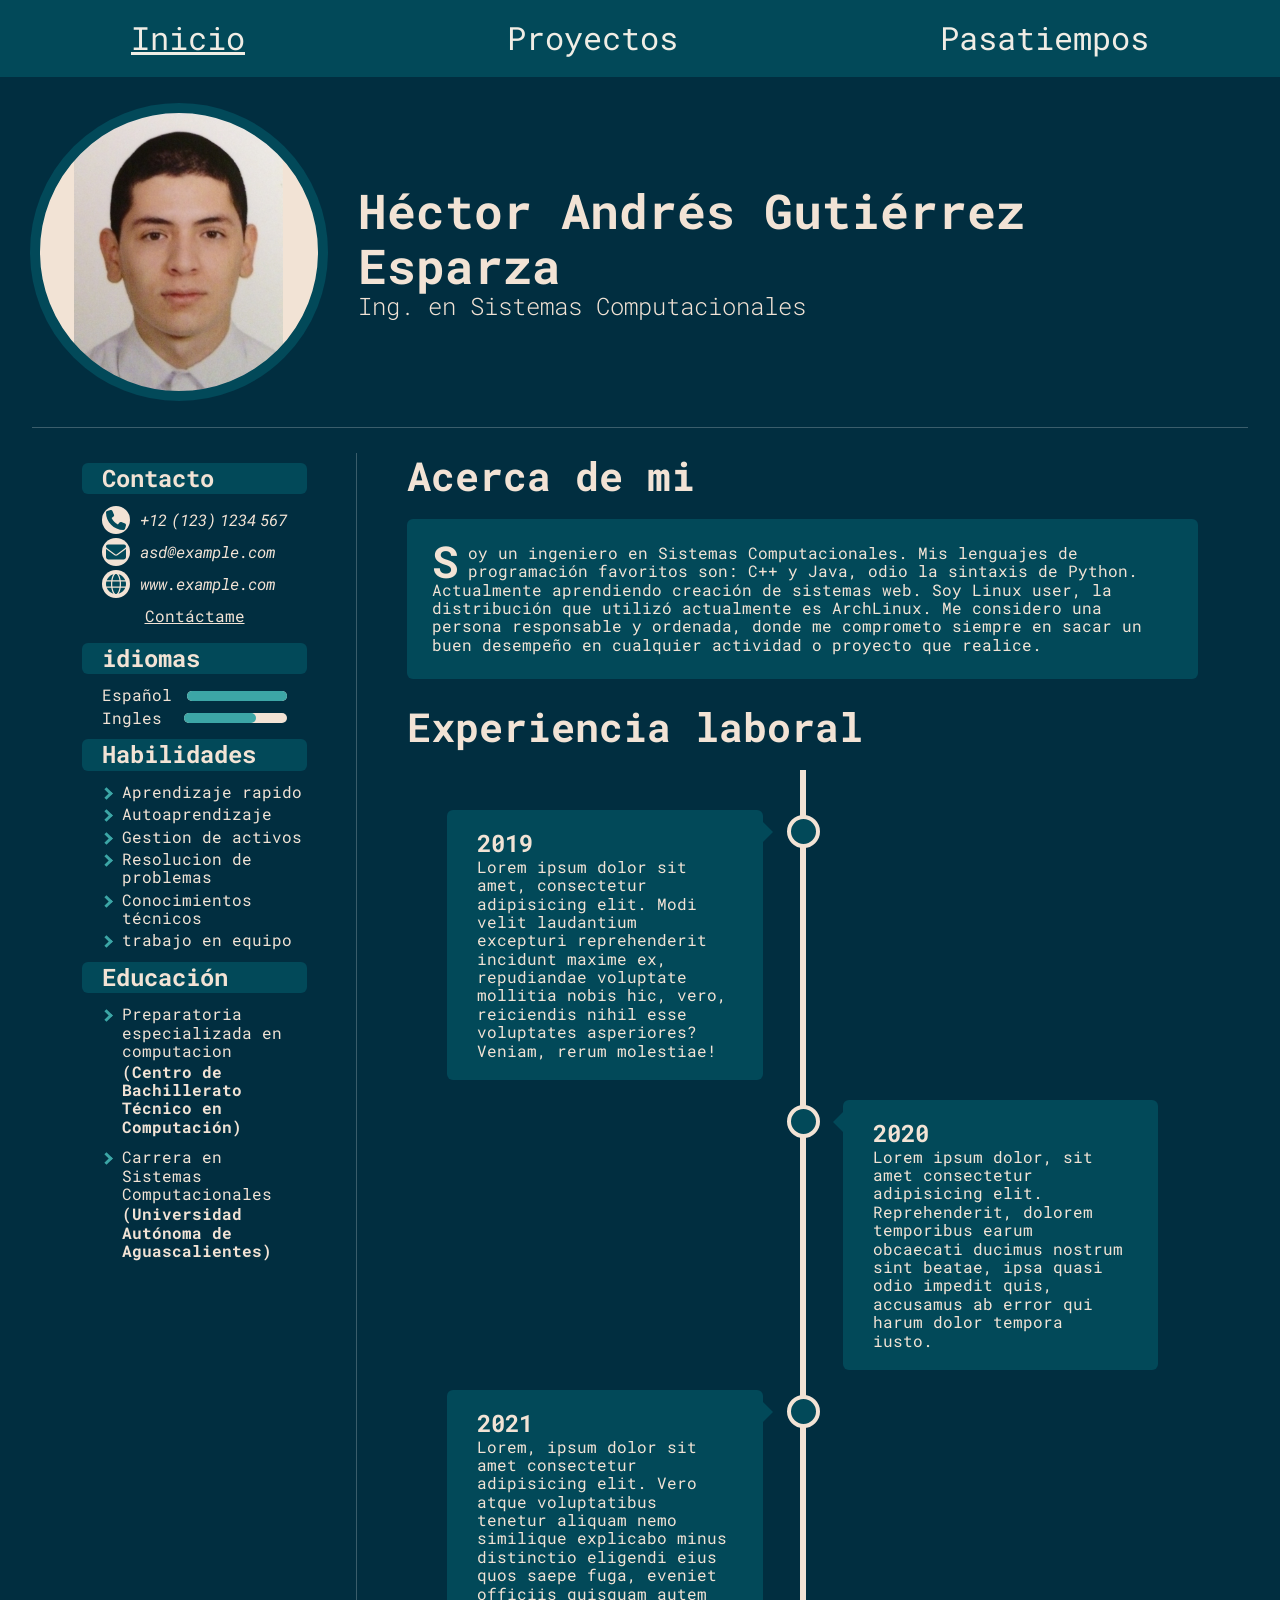
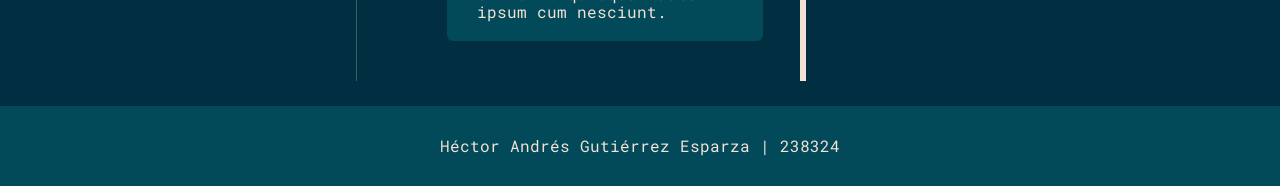
<file: index.html>
<!DOCTYPE html>
<html lang="en">

<head>
    <meta charset="UTF-8">
    <meta name="viewport" content="width=device-width, initial-scale=1.0">
    <title>Inicio</title>
    <link rel="stylesheet" href="css/normalize.css">
    <link rel="stylesheet" href="css/style.css">
    <link rel="preconnect" href="https://fonts.googleapis.com">
    <link rel="preconnect" href="https://fonts.gstatic.com" crossorigin>
    <link href="https://fonts.googleapis.com/css2?family=Roboto+Mono:ital,wght@0,100..700;1,100..700&display=swap"
        rel="stylesheet">
</head>

<body>
    <header>
        <nav>
            <button  onclick="myFunction()" class="dropbtn"><svg xmlns="http://www.w3.org/2000/svg" viewBox="0 0 448 512"><!--!Font Awesome Free 6.6.0 by @fontawesome - https://fontawesome.com License - https://fontawesome.com/license/free Copyright 2024 Fonticons, Inc.--><path d="M0 96C0 78.3 14.3 64 32 64l384 0c17.7 0 32 14.3 32 32s-14.3 32-32 32L32 128C14.3 128 0 113.7 0 96zM0 256c0-17.7 14.3-32 32-32l384 0c17.7 0 32 14.3 32 32s-14.3 32-32 32L32 288c-17.7 0-32-14.3-32-32zM448 416c0 17.7-14.3 32-32 32L32 448c-17.7 0-32-14.3-32-32s14.3-32 32-32l384 0c17.7 0 32 14.3 32 32z"/></svg></button>
            <ul id="list_nav" class="list_nav">
                <li><a href="index.html" class="selected" >Inicio</a></li>
                <li><a href="proyectos.html">Proyectos</a></li>
                <li><a href="pasatiempos.html">Pasatiempos</a></li>
            </ul>
        </nav>
    </header>
    <main>
        <div class="profile">
            <div class="profile_image"></div>
            <div class="profile_info">
                <h1>Héctor Andrés Gutiérrez Esparza</h1>
                <h2>Ing. en Sistemas Computacionales</h2>
            </div>
        </div>
        <div class="main_content">
            <div class="left_content">
                <div class="contents">
                    <h3>Contacto</h3>
                    <div class="contact">
                        <div class="svg_container">
                            <svg xmlns="http://www.w3.org/2000/svg" viewBox="0 0 512 512"><!--!Font Awesome Free 6.6.0 by @fontawesome - https://fontawesome.com License - https://fontawesome.com/license/free Copyright 2024 Fonticons, Inc.--><path d="M164.9 24.6c-7.7-18.6-28-28.5-47.4-23.2l-88 24C12.1 30.2 0 46 0 64C0 311.4 200.6 512 448 512c18 0 33.8-12.1 38.6-29.5l24-88c5.3-19.4-4.6-39.7-23.2-47.4l-96-40c-16.3-6.8-35.2-2.1-46.3 11.6L304.7 368C234.3 334.7 177.3 277.7 144 207.3L193.3 167c13.7-11.2 18.4-30 11.6-46.3l-40-96z"/></svg>
                        </div>
                        <span class="phone">+12 (123) 1234 567</span>
                    </div>
                    <div class="contact">
                        <div class="svg_container">
                            <svg xmlns="http://www.w3.org/2000/svg" viewBox="0 0 512 512"><!--!Font Awesome Free 6.6.0 by @fontawesome - https://fontawesome.com License - https://fontawesome.com/license/free Copyright 2024 Fonticons, Inc.--><path d="M48 64C21.5 64 0 85.5 0 112c0 15.1 7.1 29.3 19.2 38.4L236.8 313.6c11.4 8.5 27 8.5 38.4 0L492.8 150.4c12.1-9.1 19.2-23.3 19.2-38.4c0-26.5-21.5-48-48-48L48 64zM0 176L0 384c0 35.3 28.7 64 64 64l384 0c35.3 0 64-28.7 64-64l0-208L294.4 339.2c-22.8 17.1-54 17.1-76.8 0L0 176z"/></svg>
                        </div>
                        <span>asd@example.com</span>
                    </div>
                    <div class="contact">
                        <div class="svg_container">
                            <svg xmlns="http://www.w3.org/2000/svg" viewBox="0 0 512 512"><!--!Font Awesome Free 6.6.0 by @fontawesome - https://fontawesome.com License - https://fontawesome.com/license/free Copyright 2024 Fonticons, Inc.--><path d="M352 256c0 22.2-1.2 43.6-3.3 64l-185.3 0c-2.2-20.4-3.3-41.8-3.3-64s1.2-43.6 3.3-64l185.3 0c2.2 20.4 3.3 41.8 3.3 64zm28.8-64l123.1 0c5.3 20.5 8.1 41.9 8.1 64s-2.8 43.5-8.1 64l-123.1 0c2.1-20.6 3.2-42 3.2-64s-1.1-43.4-3.2-64zm112.6-32l-116.7 0c-10-63.9-29.8-117.4-55.3-151.6c78.3 20.7 142 77.5 171.9 151.6zm-149.1 0l-176.6 0c6.1-36.4 15.5-68.6 27-94.7c10.5-23.6 22.2-40.7 33.5-51.5C239.4 3.2 248.7 0 256 0s16.6 3.2 27.8 13.8c11.3 10.8 23 27.9 33.5 51.5c11.6 26 20.9 58.2 27 94.7zm-209 0L18.6 160C48.6 85.9 112.2 29.1 190.6 8.4C165.1 42.6 145.3 96.1 135.3 160zM8.1 192l123.1 0c-2.1 20.6-3.2 42-3.2 64s1.1 43.4 3.2 64L8.1 320C2.8 299.5 0 278.1 0 256s2.8-43.5 8.1-64zM194.7 446.6c-11.6-26-20.9-58.2-27-94.6l176.6 0c-6.1 36.4-15.5 68.6-27 94.6c-10.5 23.6-22.2 40.7-33.5 51.5C272.6 508.8 263.3 512 256 512s-16.6-3.2-27.8-13.8c-11.3-10.8-23-27.9-33.5-51.5zM135.3 352c10 63.9 29.8 117.4 55.3 151.6C112.2 482.9 48.6 426.1 18.6 352l116.7 0zm358.1 0c-30 74.1-93.6 130.9-171.9 151.6c25.5-34.2 45.2-87.7 55.3-151.6l116.7 0z"/></svg>
                        </div>
                        <span>www.example.com</span>
                    </div>
                    <div class="contact">
                        <a id="contact_btn">Contáctame</a>
                    </div>
                </div>
                <div class="contents">
                    <h3>idiomas</h3>
                    <div class="language">
                        <p>Español</p>
                        <div class="container_languages">
                            <div class="bar es"></div>
                        </div>
                    </div>
                    <div class="language">
                        <p>Ingles</p>
                        <div class="container_languages">
                            <div class="bar en"></div>
                        </div>
                    </div>
                </div>
                <div class="contents">
                    <h3>Habilidades</h3>
                    <div class="list_container">
                        <ul>
                            <li>Aprendizaje rapido</li>
                            <li>Autoaprendizaje</li>
                            <li>Gestion de activos</li>
                            <li>Resolucion de problemas</li>
                            <li>Conocimientos técnicos</li>
                            <li>trabajo en equipo</li>
                        </ul>
                    </div>
                </div>
                <div class="contents">
                    <h3>Educación</h3>
                    <div class="list_container">
                        <ul>
                            <div class="education">
                                <li>Preparatoria especializada en computacion</li>
                                <p>(Centro de Bachillerato Técnico en Computación)</p>
                            </div>
                            <div class="education">
                                <li>Carrera en Sistemas Computacionales</li>
                                <p>(Universidad Autónoma de Aguascalientes)</p>
                            </div>
                        </ul>
                    </div>
                </div>
            </div>
            <!-- <div class="middle_divisor"></div> -->
            <div class="right_content">
                <div class="aboutme_container">
                    <h3>Acerca de mi</h3>
                    <p>Soy un ingeniero en Sistemas Computacionales. Mis lenguajes de programación favoritos son: C++ y Java, odio la sintaxis de Python. Actualmente aprendiendo creación de sistemas web. Soy Linux user, la distribución que utilizó actualmente es ArchLinux. Me considero una persona responsable y ordenada, donde me comprometo siempre en sacar un buen desempeño en cualquier actividad o proyecto que realice.</p>
                </div>
                <div class="eperience_container">
                    <h3>Experiencia laboral</h3>
                    <div class="timeline">
                        <div class="container left">
                            <div class="content">
                                <h2>2019</h2>
                                <p>Lorem ipsum dolor sit amet, consectetur adipisicing elit. Modi velit laudantium excepturi
                                    reprehenderit incidunt maxime ex, repudiandae voluptate mollitia nobis hic, vero,
                                    reiciendis nihil esse voluptates asperiores? Veniam, rerum molestiae!</p>
                            </div>
                        </div>
                        <div class="container right">
                            <div class="content">
                                <h2>2020</h2>
                                <p>Lorem ipsum dolor, sit amet consectetur adipisicing elit. Reprehenderit, dolorem
                                    temporibus earum obcaecati ducimus nostrum sint beatae, ipsa quasi odio impedit quis,
                                    accusamus ab error qui harum dolor tempora iusto.</p>
                            </div>
                        </div>
                        <div class="container left">
                            <div class="content">
                                <h2>2021</h2>
                                <p>Lorem, ipsum dolor sit amet consectetur adipisicing elit. Vero atque voluptatibus tenetur aliquam nemo similique explicabo minus distinctio eligendi eius quos saepe fuga, eveniet officiis quisquam autem ipsum cum nesciunt.</p>
                            </div>
                        </div>
                    </div>
                </div>
            </div>
        </div>
        <div id="myModal" class="modal">
            <div class="form_container">
                <span class="close">&times;</span>
                <form action="#">
              
                  <label for="fname">Nombre</label>
                  <input type="text" id="fname" name="firstname" placeholder="Tú nombre..">
              
                  <label for="lname">Apellidos</label>
                  <input type="text" id="lname" name="lastname" placeholder="Tús apellidos..">
              
                  <label for="email">Correo electrónico</label>
                  <input type="email" name="email" id="email" placeholder="tú correo...">
              
                  <label for="subject">Asunto</label>
                  <textarea id="subject" name="subject" placeholder="escribe algo..." style="height:200px"></textarea>
              
                  <input type="submit" value="Enviar">
              
                </form>
            </div>
        </div>
        <script src="js/dropDown.js"></script>
    </main>
    <footer>
        <p>
            Héctor Andrés Gutiérrez Esparza | 238324
        </p>
    </footer>
</body>

</html>
</file>
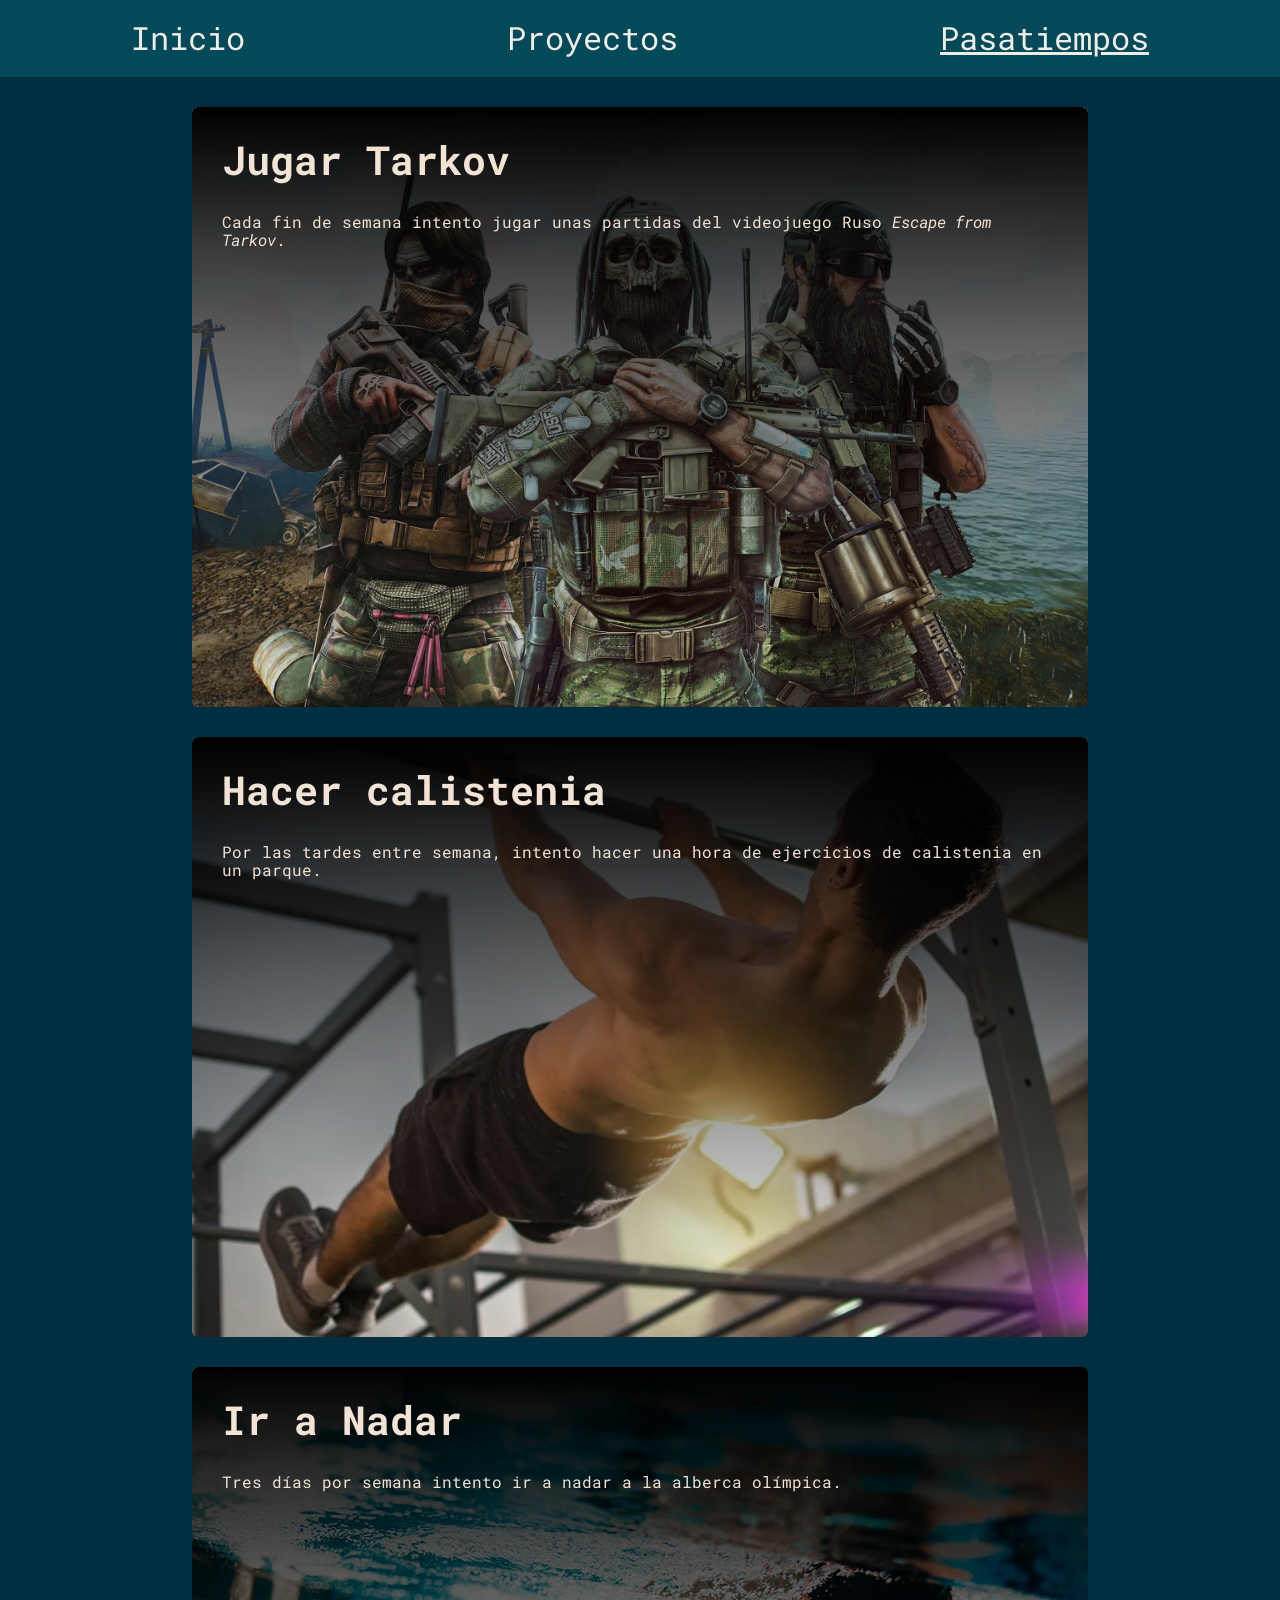
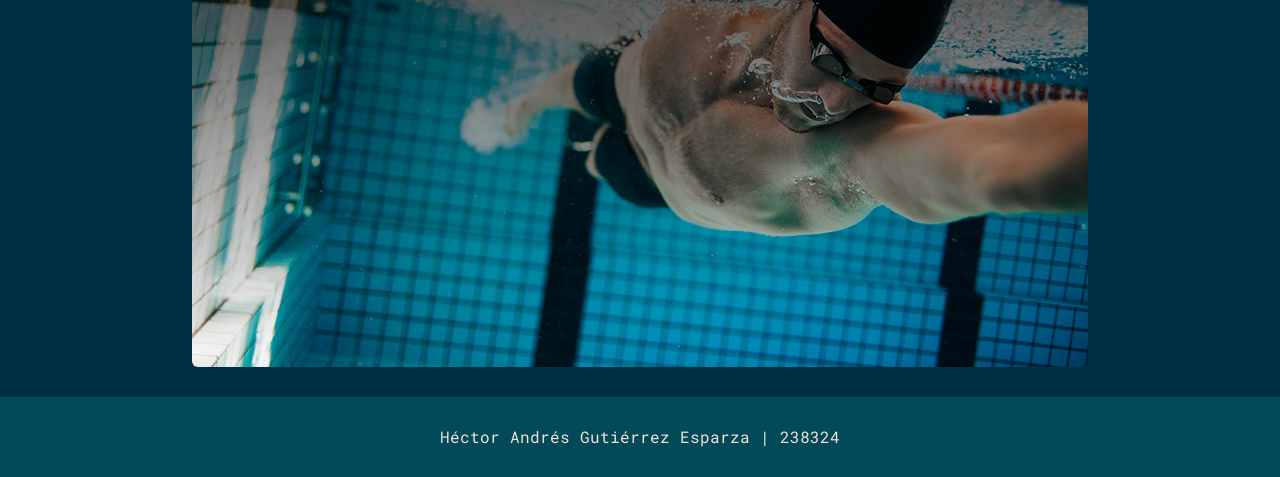
<file: pasatiempos.html>
<!DOCTYPE html>
<html lang="en">

<head>
    <meta charset="UTF-8">
    <meta name="viewport" content="width=device-width, initial-scale=1.0">
    <title>Pasatiempos</title>
    <link rel="stylesheet" href="css/normalize.css">
    <link rel="stylesheet" href="css/style.css">
    <link rel="preconnect" href="https://fonts.googleapis.com">
    <link rel="preconnect" href="https://fonts.gstatic.com" crossorigin>
    <link href="https://fonts.googleapis.com/css2?family=Roboto+Mono:ital,wght@0,100..700;1,100..700&display=swap"
        rel="stylesheet">
</head>

<body>
    <header>
        <nav>
            <button  onclick="myFunction()" class="dropbtn"><svg xmlns="http://www.w3.org/2000/svg" viewBox="0 0 448 512"><!--!Font Awesome Free 6.6.0 by @fontawesome - https://fontawesome.com License - https://fontawesome.com/license/free Copyright 2024 Fonticons, Inc.--><path d="M0 96C0 78.3 14.3 64 32 64l384 0c17.7 0 32 14.3 32 32s-14.3 32-32 32L32 128C14.3 128 0 113.7 0 96zM0 256c0-17.7 14.3-32 32-32l384 0c17.7 0 32 14.3 32 32s-14.3 32-32 32L32 288c-17.7 0-32-14.3-32-32zM448 416c0 17.7-14.3 32-32 32L32 448c-17.7 0-32-14.3-32-32s14.3-32 32-32l384 0c17.7 0 32 14.3 32 32z"/></svg></button>
            <ul id="list_nav" class="list_nav">
                <li><a href="index.html">Inicio</a></li>
                <li><a href="proyectos.html">Proyectos</a></li>
                <li><a href="pasatiempos.html" class="selected">Pasatiempos</a></li>
            </ul>
        </nav>
    </header>
    <main>
        <div class="pasatiempo">
            <div class="image p1"></div>
            <div>
                <h3>Jugar Tarkov</h3>
                <p>Cada fin de semana intento jugar unas partidas del videojuego Ruso <span>Escape from Tarkov</span>.</p>
            </div>
        </div>
        <div class="pasatiempo">
            <div class="image p2"></div>
            <div>
                <h3>Hacer calistenia</h3>
                <p>Por las tardes entre semana, intento hacer una hora de ejercicios de calistenia en un parque.</p>
            </div>
        </div>
        <div class="pasatiempo">
            <div class="image p3"></div>
            <div>
                <h3>Ir a Nadar</h3>
                <p>Tres días por semana intento ir a nadar a la alberca olímpica.</p>
            </div>
        </div>
        <script src="js/dropDown.js"></script>
    </main>
    <footer>
        <p>
            Héctor Andrés Gutiérrez Esparza | 238324
        </p>
    </footer>
</body>

</html>
</file>
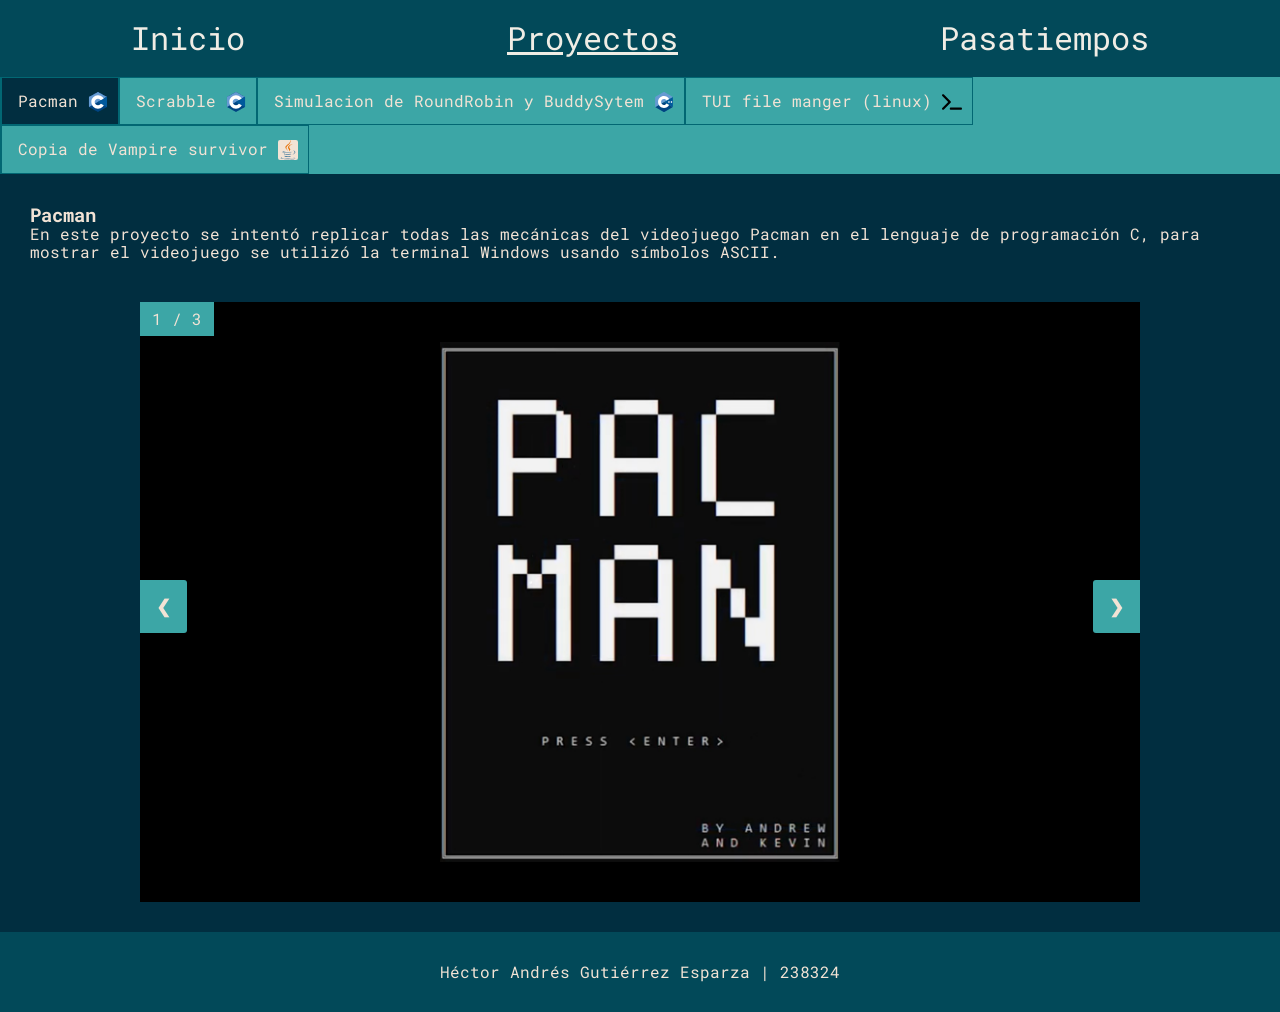
<file: proyectos.html>
<!DOCTYPE html>
<html lang="en">

<head>
    <meta charset="UTF-8">
    <meta name="viewport" content="width=device-width, initial-scale=1.0">
    <title>Proyectos</title>
    <link rel="stylesheet" href="css/normalize.css">
    <link rel="stylesheet" href="css/style.css">
    <link rel="preconnect" href="https://fonts.googleapis.com">
    <link rel="preconnect" href="https://fonts.gstatic.com" crossorigin>
    <link href="https://fonts.googleapis.com/css2?family=Roboto+Mono:ital,wght@0,100..700;1,100..700&display=swap"
        rel="stylesheet">
</head>

<body>
    <header>
        <nav>
            <button  onclick="myFunction()" class="dropbtn"><svg xmlns="http://www.w3.org/2000/svg" viewBox="0 0 448 512"><!--!Font Awesome Free 6.6.0 by @fontawesome - https://fontawesome.com License - https://fontawesome.com/license/free Copyright 2024 Fonticons, Inc.--><path d="M0 96C0 78.3 14.3 64 32 64l384 0c17.7 0 32 14.3 32 32s-14.3 32-32 32L32 128C14.3 128 0 113.7 0 96zM0 256c0-17.7 14.3-32 32-32l384 0c17.7 0 32 14.3 32 32s-14.3 32-32 32L32 288c-17.7 0-32-14.3-32-32zM448 416c0 17.7-14.3 32-32 32L32 448c-17.7 0-32-14.3-32-32s14.3-32 32-32l384 0c17.7 0 32 14.3 32 32z"/></svg></button>
            <ul id="list_nav" class="list_nav">
                <li><a href="index.html">Inicio</a></li>
                <li><a href="proyectos.html" class="selected">Proyectos</a></li>
                <li><a href="pasatiempos.html">Pasatiempos</a></li>
            </ul>
        </nav>
    </header>
    <main>
        <div class="tab">
            <button class="tablinks" onclick="openCity(event, '1')" id="defaultOpen">Pacman <img
                    class="Programming_Language" src="images/C_Programming_Language.svg" alt="(C)"></button>
            <button class="tablinks" onclick="openCity(event, '2')">Scrabble <img class="Programming_Language"
                    src="images/C_Programming_Language.svg" alt="(C)"></button>
            <button class="tablinks" onclick="openCity(event, '3')">Simulacion de RoundRobin y BuddySytem <img
                    class="Programming_Language" src="images/ISO_C++_Logo.svg" alt="(C++)"></button>
            <button class="tablinks" onclick="openCity(event, '4')">TUI file manger (linux) <img
                    class="Programming_Language" src="images/terminal-solid.svg" alt="(Shell)"></button>
            <button class="tablinks" onclick="openCity(event, '5')">Copia de Vampire survivor <img
                    class="Programming_Language" src="images/java-programming-language-icon.svg" alt="(Java)"></button>
        </div>
        <div id="1" class="tabcontent">
            <h3>Pacman</h3>
            <p>En este proyecto se intentó replicar todas las mecánicas del videojuego Pacman en el lenguaje de programación C, para mostrar el videojuego se utilizó la terminal Windows usando símbolos ASCII.</p>
            <div class="slideshow-container">
                <div class="mySlides slide1">
                    <div class="numbertext">1 / 3</div>
                    <img src="images/pacman1.jpg" style="width:100%">
                </div>
                <div class="mySlides slide1">
                    <div class="numbertext">2 / 3</div>
                    <img src="images/pacman2.jpg" style="width:100%">
                </div>
                <div class="mySlides slide1">
                    <div class="numbertext">3 / 3</div>
                    <img src="images/pacman3.jpg" style="width:100%">
                </div>
                <a class="prev" onclick="plusSlides(-1, 0)">&#10094;</a>
                <a class="next" onclick="plusSlides(1, 0)">&#10095;</a>
            </div>
        </div>
        <div id="2" class="tabcontent">
            <h3>Scrabble</h3>
            <p>Proyecto en el cual constaba de hacer el juego de mesa <span>Scrabble</span>, su utilizo C y la terminal para mostrar toda la información como el tablero donde conectar las palabras.</p>
            <div class="slideshow-container">
                <div class="mySlides slide2">
                    <div class="numbertext">1 / 4</div>
                    <img src="images/scrabble1.jpg" style="width:100%">
                </div>
                <div class="mySlides slide2">
                    <div class="numbertext">2 / 4</div>
                    <img src="images/scrabble2.jpg" style="width:100%">
                </div>
                <div class="mySlides slide2">
                    <div class="numbertext">3 / 4</div>
                    <img src="images/scrabble3.jpg" style="width:100%">
                </div>
                <div class="mySlides slide2">
                    <div class="numbertext">4 / 4</div>
                    <img src="images/scrabble4.jpg" style="width:100%">
                </div>
                <a class="prev" onclick="plusSlides(-1, 1)">&#10094;</a>
                <a class="next" onclick="plusSlides(1, 1)">&#10095;</a>
            </div>
        </div>
        <div id="3" class="tabcontent">
            <h3>Simulacion de RoundRobin y BuddySytem</h3>
            <p>En este proyecto se intentó simular estos algoritmos que administran los recursos para gestionar tareas y memoria en un sistema operativo, se utilizó C++ y la terminal para mostrar su funcionamiento.</p>
            <div class="slideshow-container">
                <div class="mySlides slide3">
                    <div class="numbertext">1 / 3</div>
                    <img src="images/RoundRobinBuddySystem1.jpg" style="width:100%">
                </div>
                <div class="mySlides slide3">
                    <div class="numbertext">2 / 3</div>
                    <img src="images/RoundRobinBuddySystem2.jpg" style="width:100%">
                </div>
                <div class="mySlides slide3">
                    <div class="numbertext">3 / 3</div>
                    <img src="images/RoundRobinBuddySystem3.jpg" style="width:100%">
                </div>
                <a class="prev" onclick="plusSlides(-1, 2)">&#10094;</a>
                <a class="next" onclick="plusSlides(1, 2)">&#10095;</a>
            </div>
        </div>
        <div id="4" class="tabcontent">
            <h3>TUI file manger (linux)</h3>
            <p>En este proyecto de Linux se intentó realizar un administrador de archivos que fuera una aplicación TUI (text user interface), se creó con Shell scripts.</p>
            <div class="slideshow-container">
                <div class="mySlides slide4">
                    <div class="numbertext">1 / 3</div>
                    <img src="images/FileManager1.jpg" style="width:100%">
                </div>
                <div class="mySlides slide4">
                    <div class="numbertext">2 / 3</div>
                    <img src="images/FileManager2.jpg" style="width:100%">
                </div>
                <div class="mySlides slide4">
                    <div class="numbertext">3 / 3</div>
                    <img src="images/FileManager3.jpg" style="width:100%">
                </div>
                <a class="prev" onclick="plusSlides(-1, 3)">&#10094;</a>
                <a class="next" onclick="plusSlides(1, 3)">&#10095;</a>
            </div>
        </div>
        <div id="5" class="tabcontent">
            <h3>Copia de Vampire survivors</h3>
            <p>Para este proyecto, se intentó realizar una copia del videojuego llamado Vampire survivors, además de un editor de mapa, esto se hizo en el lenguaje de programación Java.</p>
            <div class="slideshow-container">
                <div class="mySlides slide5">
                    <div class="numbertext">1 / 5</div>
                    <img src="images/swappy-20240922-183803.png" style="width:100%">
                </div>
                <div class="mySlides slide5">
                    <div class="numbertext">2 / 5</div>
                    <img src="images/swappy-20240922-183652.png" style="width:100%">
                </div>
                <div class="mySlides slide5">
                    <div class="numbertext">3 / 5</div>
                    <img src="images/swappy-20240922-183723.png" style="width:100%">
                </div>
                <div class="mySlides slide5">
                    <div class="numbertext">4 / 5</div>
                    <img src="images/swappy-20240922-184543.png" style="width:100%">
                </div>
                <div class="mySlides slide5">
                    <div class="numbertext">5 / 5</div>
                    <img src="images/swappy-20240922-184724.png" style="width:100%">
                </div>
                <a class="prev" onclick="plusSlides(-1, 4)">&#10094;</a>
                <a class="next" onclick="plusSlides(1, 4)">&#10095;</a>
            </div>
        </div>
        <script src="js/tabs.js"></script>
        <script src="js/dropDown.js"></script>
    </main>
    <footer>
        <p>
            Héctor Andrés Gutiérrez Esparza | 238324
        </p>
    </footer>
</body>

</html>
</file>
<file: css/style.css>
:root {
    --chili_pepper: #9b1b30;
    --biking_red: #77212e;
    --eclipse: #343148;
    --sweet_corn: #f0ead6;
    --coconut_milk: #f0ede5;
    --brown_granite: #615550;
    --quetzal_green: #006e6d;
}

*,
h1 {
    margin: 0;
    padding: 0;
    text-decoration: none;
    box-sizing: border-box;
    list-style: none;
}

html {
    font-size: 16px;
    font-family: "Roboto Mono", monospace;
    font-optical-sizing: auto;
    font-style: normal;
    background-color: #012E40;
    color: #F2E3D5;
}

header {
    background-color: #024959;
}

.dropbtn {
    background-color: #024959;
    color: white;
    padding: 16px 32px;
    font-size: 16px;
    border: none;
    outline: none;
    /* border: solid rgba(255, 255, 255, 0.315); */
    /* border-width: 0 1px 1px 0; */
    cursor: pointer;
    display: none;
}

.dropbtn:focus {
    background-color: #3CA6A6;
}

.dropbtn svg {
    fill: #F2E3D5;
    width: 30px;
}

.list_nav {
    height: inherit;
    display: flex;
    justify-content: space-around;
    align-items: center;
}

.list_nav li {
    list-style: none;
    display: flex;
    justify-content: center;
    align-items: center;
}

.list_nav li a {
    padding: 20px 30px;
}

.list_nav li:hover {
    background-color: #026773;
}

.list_nav a {
    color: var(--coconut_milk);
    font-size: 2rem;
}



.main_content {
    width: 95%;
    display: flex;
    flex-direction: row;
    flex: 1 1 200px;
    /* flex-grow: 1, flex-shrink: 1, flex-basis: 200px */
    border-top: 1px solid #ffffff3a;
    margin: 0 auto;
}

.profile {
    display: flex;
    justify-content: center;
    align-items: center;
    height: 350px;
    padding: 0 30px;
}

.profile_image {
    background-color: #F2E3D5;
    background-image: url("../images/profile.JPG");
    width: 300px;
    aspect-ratio: 1 / 1;
    background-position: center;
    background-repeat: no-repeat;
    background-size: contain;
    border-radius: 50%;
    border: 10px solid #024959;
}

.profile_info {
    height: 80%;
    display: flex;
    flex-flow: column nowrap;
    justify-content: center;
    margin-left: 30px;
}

.profile_info h1 {
    font-size: 3rem;
}

.profile_info h2 {
    font-weight: 300;
}


.profile_info h1,
.profile_info h2 {
    /* height: 50px; */
    /* background-color: #024959; */
    /* padding: 0 30px; */
}

.main_content>div {
    margin: 25px 50px;
    /* height: 800px; */
}

.left_content {
    /* max-width: 600px; */
    position: relative;
}

.left_content::after {
    content: "";
    position: absolute;
    width: 1px;
    background-color: #ffffff3a;
    top: 0;
    bottom: 0;
    right: -50px;
    margin-left: -3px;
}

.middle_divisor {
    width: 1px;
    height: 100%;
    background-color: #ffffff3a;
}

.main_content>div>div {
    /* padding: 30px 0; */
}

.contents {
    /* text-wrap: nowrap; */
}

.contents h3 {
    font-size: 1.5rem;
    margin: 10px 0;
    background-color: #024959;
    padding: 2px 20px;
    border-radius: 6px;
}

.contents>div {
    /* margin-left: 20px; */
}

.contact {
    /* background-color: yellow; */
    /* height: 40px; */
    padding: 2px 20px;
    display: flex;
    align-items: center;
    text-wrap: nowrap;
}

.contact .phone {
    word-spacing: -5px;
}

.svg_container {
    width: 28px;
    height: 28px;
    padding: 4px;
    background-color: #F2E3D5;
    border-radius: 50%;
    margin-right: 10px;
}

.svg_container svg {
    fill: #024959;
    width: 100%;
}

.language {
    padding: 2px 20px;
    display: flex;
    justify-content: space-between;
    align-items: center;
}

.language p {
    /* background-color: #9b1b30; */
    width: 120px;
    margin-right: 15px;
}

.container_languages {
    text-align: right;
    width: 100%;
    background-color: #F2E3D5;
    border-radius: 6px;
    /* border-radius: px; */
}

.bar {
    background-color: #3CA6A6;
    padding-right: 10px;
    height: 10px;
    border-radius: 6px;
}

.es {
    width: 100%;
}

.en {
    width: 70%;
}

.contents .list_container {
    padding-left: 40px;
}

.contents li {
    padding: 2px 0;
    position: relative;
    /* font-size: 0.8rem; */
}

.contents li::before {
    content: "";
    /* Puedes insertar cualquier símbolo o carácter aquí */
    /* color: gold; */
    /* Cambia el color del símbolo */
    /* font-size: 1.2em; */
    /* Ajusta el tamaño del símbolo */
    position: absolute;
    /* left: -p; */
    /* Ajusta la posición según tu necesidad */

    border: solid #3CA6A6;
    border-width: 0 3px 3px 0;
    display: inline-block;
    padding: 3px;
    transform: translate(-20px, 6px) rotate(-45deg);
    /* transform: rotate(-45deg); */
    -webkit-transform: translate(-20px, 6px) rotate(-45deg);
    /* -webkit-transform: rotate(-45deg); */
    margin-right: 10px;
}

.list_container p {
    font-weight: bold;
}

.list_container .education {
    margin-bottom: 10px;
}

/* ////////////////////////////////////////////Contenido Derecha */
.right_content>div {
    /* margin-bottom: 30px; */
}

.right_content h3 {
    font-size: 2.5rem;
    margin-bottom: 20px;
}

.aboutme_container {
    margin-bottom: 25px;
}



.aboutme_container h3 {
    /* display: inline-block;
    
    padding: 25px;
    border-radius: 15px 15px 0 0;
    border: solid #024959;
    border-width: 15px 15px 0 15px; */
}

.aboutme_container p {
    /* margin-bottom: 25px; */
    background-color: #024959;
    padding: 25px;
    border-radius: 6px;
    /* text-align: justify;
    line-height: 1;
    word-spacing: 2px;  */
}

.aboutme_container p::first-letter {
    font-size: 2.75rem;
    float: left;
    /* Hace que el texto se ajuste alrededor de la primera letra */
    margin-right: 10px;
    line-height: 0.8;
    /* Ajusta la altura de la línea para que se alinee mejor */
    font-weight: bold;
    /* Opción para hacer la letra más destacada */
}

.eperience_container h3 {
    /* margin-bottom: 20px; */
}

/* The actual timeline (the vertical ruler) */
.timeline {
    position: relative;
    max-width: 1200px;
    margin: 0 auto;
    padding: 30px 0;
}

/* The actual timeline (the vertical ruler) */
.timeline::after {
    content: "";
    position: absolute;
    width: 6px;
    background-color: #F2E3D5;
    top: 0;
    bottom: 0;
    left: 50%;
    margin-left: -3px;
}

/* Container around content */
.container {
    padding: 10px 40px;
    position: relative;
    background-color: inherit;
    width: 50%;
}

/* The circles on the timeline */
.container::after {
    content: "";
    position: absolute;
    width: 25px;
    height: 25px;
    right: -17px;
    background-color: #024959;
    border: 4px solid #F2E3D5;
    top: 15px;
    border-radius: 50%;
    z-index: 1;
}

/* Place the container to the left */
.left {
    left: 0;
}

/* Place the container to the right */
.right {
    left: 50%;
}

/* Add arrows to the left container (pointing right) */
.left::before {
    content: " ";
    height: 0;
    position: absolute;
    top: 22px;
    width: 0;
    z-index: 1;
    right: 30px;
    border: medium solid black;
    border-width: 10px 0 10px 10px;
    border-color: transparent transparent transparent #024959;
}

/* Add arrows to the right container (pointing left) */
.right::before {
    content: " ";
    height: 0;
    position: absolute;
    top: 22px;
    width: 0;
    z-index: 1;
    left: 30px;
    border: medium solid black;
    border-width: 10px 10px 10px 0;
    border-color: transparent #024959 transparent transparent;
}

/* Fix the circle for containers on the right side */
.right::after {
    left: -16px;
}

/* The actual content */
.content {
    padding: 20px 30px;
    background-color: #024959;
    position: relative;
    border-radius: 6px;
}

footer {
    height: 80px;
    background-color: #024959;
    display: flex;
    justify-content: center;
    align-items: center;
}

/* /////////////////////////////////// proyectos */
.Programming_Language {
    width: 20px;
    aspect-ratio: 1/1;
    position: absolute;
    right: 10px;
}

[alt="(Java)"] {
    background-color: #F2E3D5;
    border-radius: 2px;
}

.tab {
    overflow: hidden;
    /* border: 1px solid #F2E3D5; */
    background-color: #3CA6A6;
}

.tab:first-child {
    border-left: 1px solid #026773;
}

.tab button {
    background-color: inherit;
    float: left;
    border: 1px solid #026773;
    /* border-width: 0 1px 0 0; */
    outline: none;
    cursor: pointer;
    padding: 14px 16px;
    transition: 0.3s;
    color: #F2E3D5;
    position: relative;
    padding-right: 40px;
}

.tab button:hover {
    background-color: #024959;
}

.tab button.active {
    background-color: #012E40;
}

.tabcontent {
    display: none;
    padding: 6px 12px;
    /* border: 1px solid #ccc; */
    border-top: none;
}

.tabcontent {
    padding: 30px;
    animation: fadeEffect 1s;
}

@keyframes fadeEffect {
    from {
        opacity: 0;
    }

    to {
        opacity: 1;
    }
}

.slideshow-container {
    max-width: 1000px;
    position: relative;
    margin: 40px auto 0 auto;
    background-color: black;
}

/* Hide the images by default */
.mySlides {
    display: none;
    width: inherit;
    /* Ajusta el ancho según lo que necesites */
    max-height: 600px;
    /* Ajusta la altura según lo que necesites */
    overflow: hidden;
    /* Para que el contenido que sobresalga quede oculto */
    /* background-color: yellow; */
    position: relative;
}

.mySlides img {
    width: 100%;
    max-height: 600px;
    object-fit: contain;
    padding: 40px;
    /* Mantiene la proporción de la imagen sin estirarla */
}

/* Next & previous buttons */
.prev,
.next {
    cursor: pointer;
    position: absolute;
    top: 50%;
    width: auto;
    margin-top: -22px;
    padding: 16px;
    color: #F2E3D5;
    font-weight: bold;
    font-size: 18px;
    transition: 0.6s ease;
    border-radius: 0 3px 3px 0;
    user-select: none;
    background-color: #3CA6A6;
}

/* Position the "next button" to the right */
.next {
    right: 0;
    border-radius: 3px 0 0 3px;
}

/* On hover, add a black background color with a little bit see-through */
.prev:hover,
.next:hover {
    background-color: #024959;
}

/* Number text (1/3 etc) */
.numbertext {
    position: absolute;
    top: 0;
    left: 0;
    padding: 8px 12px;
    color: #F2E3D5;
    background-color: #3CA6A6;
}

.pasatiempo {
    margin: 30px auto;
    width: 70%;
    height: 600px;
    position: relative;
    /* background-color: yellow; */
}

.pasatiempo .image {
    /* background-color: #024959; */
    width: 100%;
    height: 100%;
    /* padding: 30px; */
    border-radius: 6px;
    color: #F2E3D5;
    position: relative;
}

.pasatiempo .image::before {
    content: "";
    position: absolute;
    top: 0;
    left: 0;
    width: 100%;
    height: 100%;
    background: linear-gradient(to bottom, rgb(0, 0, 0), rgba(0, 0, 0, 0));
    pointer-events: none;
    z-index: 0;
    border-radius: 6px;
}

.pasatiempo div:last-child {
    position: absolute;
    top: 0;
    padding: 30px;
}

.p1 {
    background-image: url("/images/escape-from-tarkov.jpg");
}

.p2 {
    background-image: url("/images/calistenia.jpg");
}

.p3 {
    background-image: url("/images/natacion.jpg");
}

.p1,
.p2,
.p3 {
    background-size: cover;
    background-position: center;
}

.pasatiempo h3 {
    font-size: 2.5rem;
    z-index: 1;
}

.pasatiempo p {
    margin-top: 30px;
}

span {
    font-style: italic;
}

@media only screen and (max-width: 768px) {
    .list_nav {
        flex-direction: column;
    }

    .main_content {
        flex-direction: column;
    }

    .left_content::after {
        display: none;
    }

    .dropbtn {
        display: initial;
    }

    .list_nav {
        display: none;
    }

    .list_nav li {
        width: 100%;
    }

    .list_nav li a {
        padding: 20px 0;
        width: 100%;
        text-align: center;
    }

    .main_content>div {
        margin: 25px 10px;
    }

    .profile {
        flex-direction: column;
        height: auto;
        margin: 30px 0;
    }

    .profile_image {
        width: 300px;
        height: 300px;
    }

    .profile h1 {
        font-size: 2.5rem;
    }

    main {
        display: flex;
        flex-direction: column;
        justify-content: center;
        align-items: center;
    }

    .pasatiempo {
        margin: 30px auto;
        width: 85%;
    }

    .pasatiempo div:last-child h3 {
        font-size: 1rem;
    }

    .p2 {
        background-position: 60% 50%
    }

    .p3 {
        background-position: 70% 50%
    }

}

@media only screen and (max-width: 1100px) {
    .timeline::after {
        left: 0;
    }

    .container {
        width: 100%;
    }

    .right {
        left: 0;
    }

    .left::before {
        left: 30px;
        border-width: 10px 10px 10px 0;
        border-color: transparent #024959 transparent transparent;
    }

    .left::after {
        left: -16px;
    }
}

.show {
    display: flex;
}

footer p {
    padding: 0 30px;
}

.modal {
    display: none;
    position: fixed; /* Stay in place */
    z-index: 1; /* Sit on top */
    left: 0;
    top: 0;
    width: 100%; /* Full width */
    height: 100%; /* Full height */
    overflow: auto; /* Enable scroll if needed */
    background-color: rgba(0,0,0,0.5); /* Black w/ opacity */
    /* display: flex; */
    justify-content: center;
    align-items: center;
}

@keyframes animatetop {
    from {top: -300px; opacity: 0}
    to {top: 0; opacity: 1}
}

.form_container {
    border-radius: 5px;
    background-color: #012E40;
    padding: 30px;
    margin: auto;
    max-width: 800px;
    position: relative;
    animation-name: animatetop;
    animation-duration: 0.4s
}

/* The Close Button */
.close {
  color: #aaa;
  /* float: right; */
  text-align: right;
  font-size: 28px;
  font-weight: bold;
  display: block;
}

.close:hover,
.close:focus {
  color: black;
  text-decoration: none;
  cursor: pointer;
}

/* Style inputs with type="text", select elements and textareas */
input[type=text],
input[type=email],
select,
textarea {
    width: 100%;
    /* Full width */
    padding: 12px;
    /* Some padding */
    border: 1px solid #ccc;
    /* Gray border */
    border-radius: 4px;
    /* Rounded borders */
    box-sizing: border-box;
    /* Make sure that padding and width stays in place */
    margin-top: 6px;
    /* Add a top margin */
    margin-bottom: 16px;
    /* Bottom margin */
    resize: vertical
        /* Allow the user to vertically resize the textarea (not horizontally) */
}

/* Style the submit button with a specific background color etc */
input[type=submit] {
    background-color: #026773;
    color: white;
    padding: 12px 20px;
    border: none;
    border-radius: 4px;
    cursor: pointer;
}

/* When moving the mouse over the submit button, add a darker green color */
input[type=submit]:hover {
    background-color: #024959;
}

#contact_btn{
    margin: 0 auto;
    text-decoration: underline;
    text-align: center;
    cursor: pointer;
    /* background-color: #024959; */
    padding: 5px 20px;
    /* margin-top: 10px; */
    border-radius: 6px;
}

#contact_btn:hover{
    background-color: #026773;
}

.selected{
    text-decoration: underline;
}
</file>
